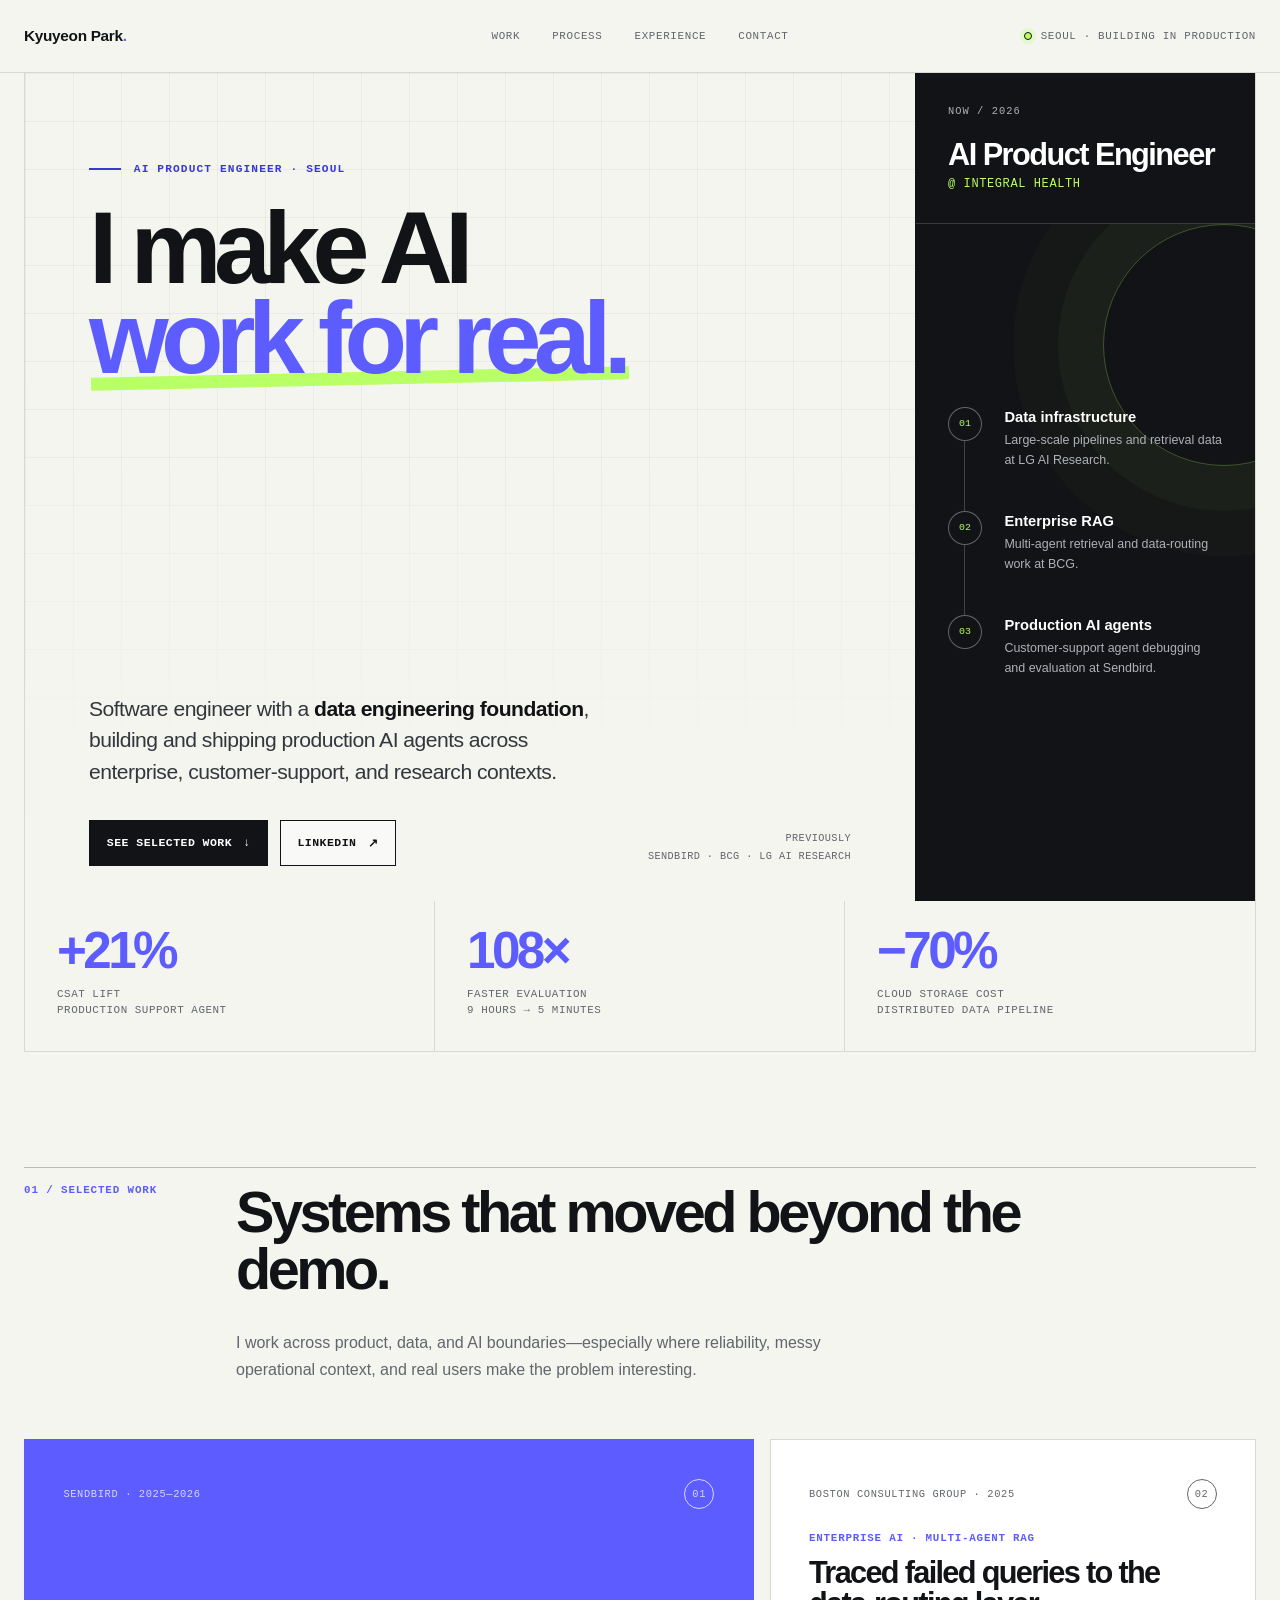
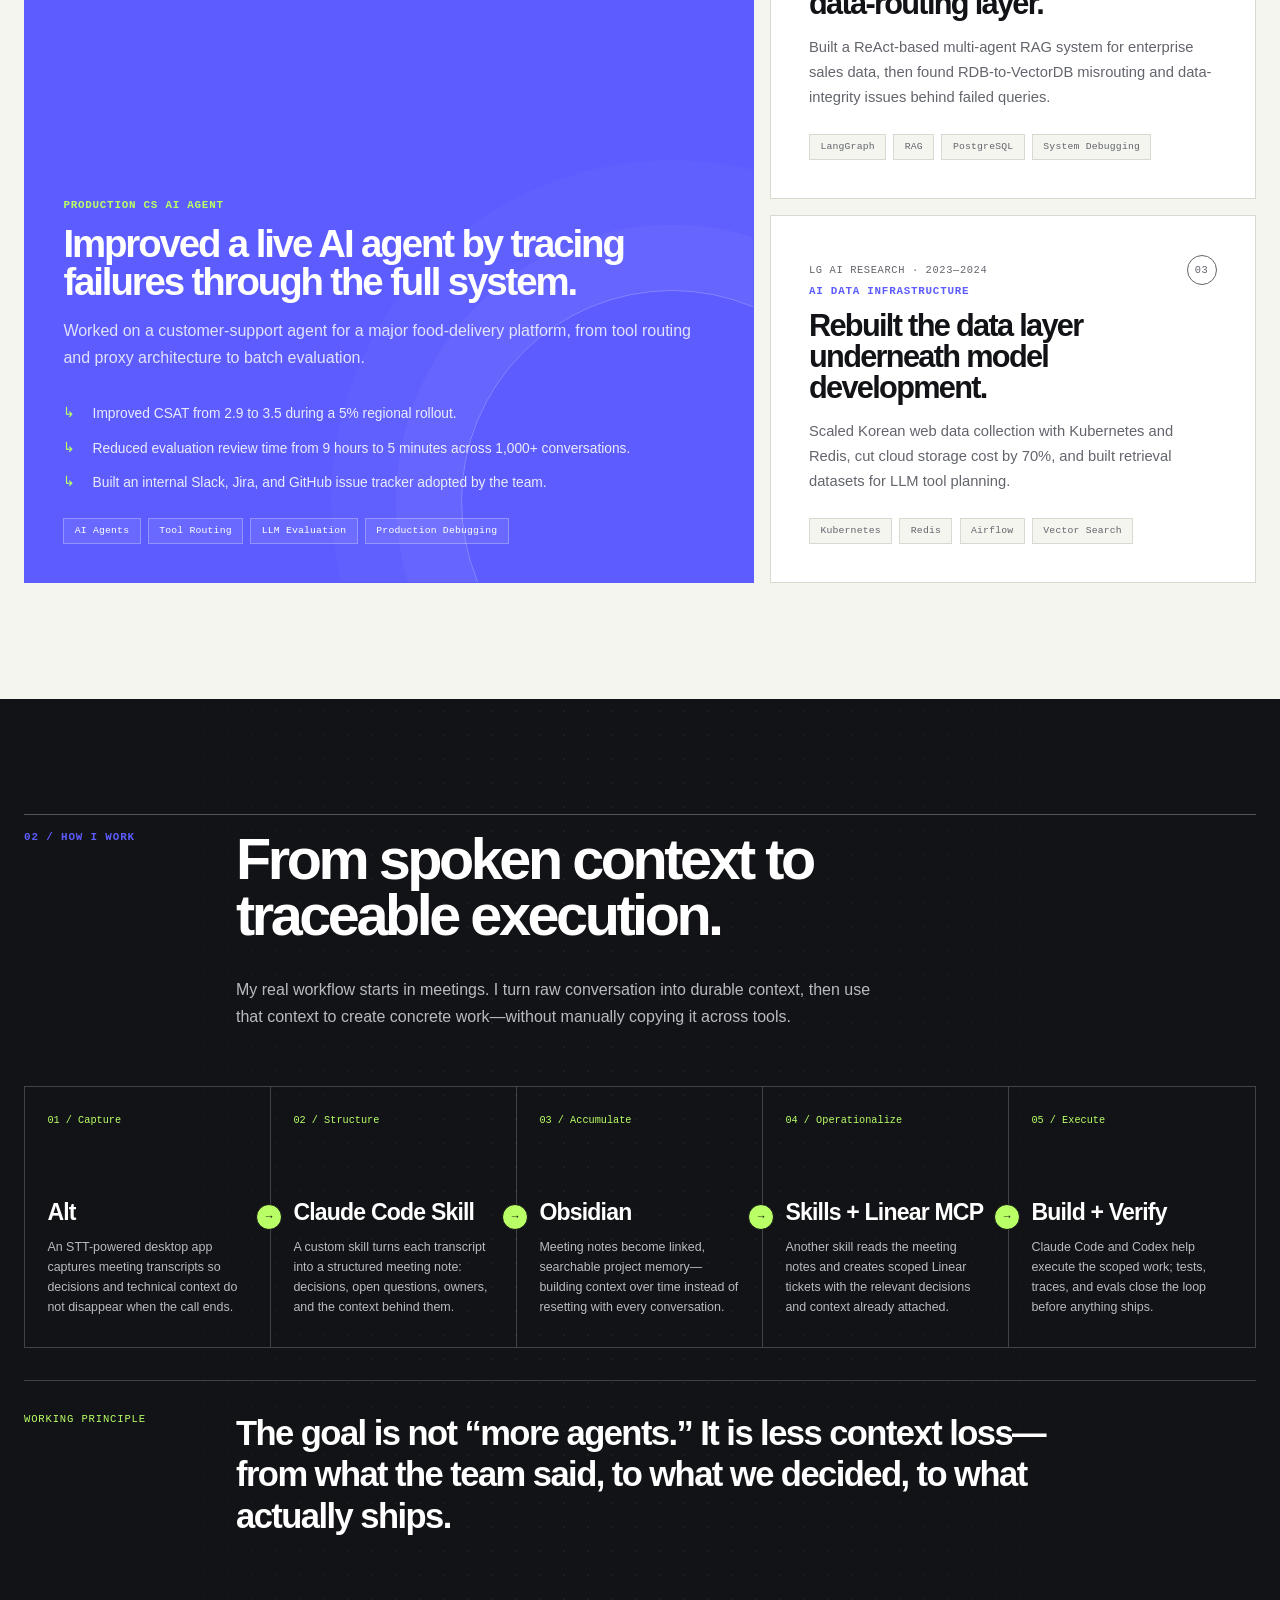
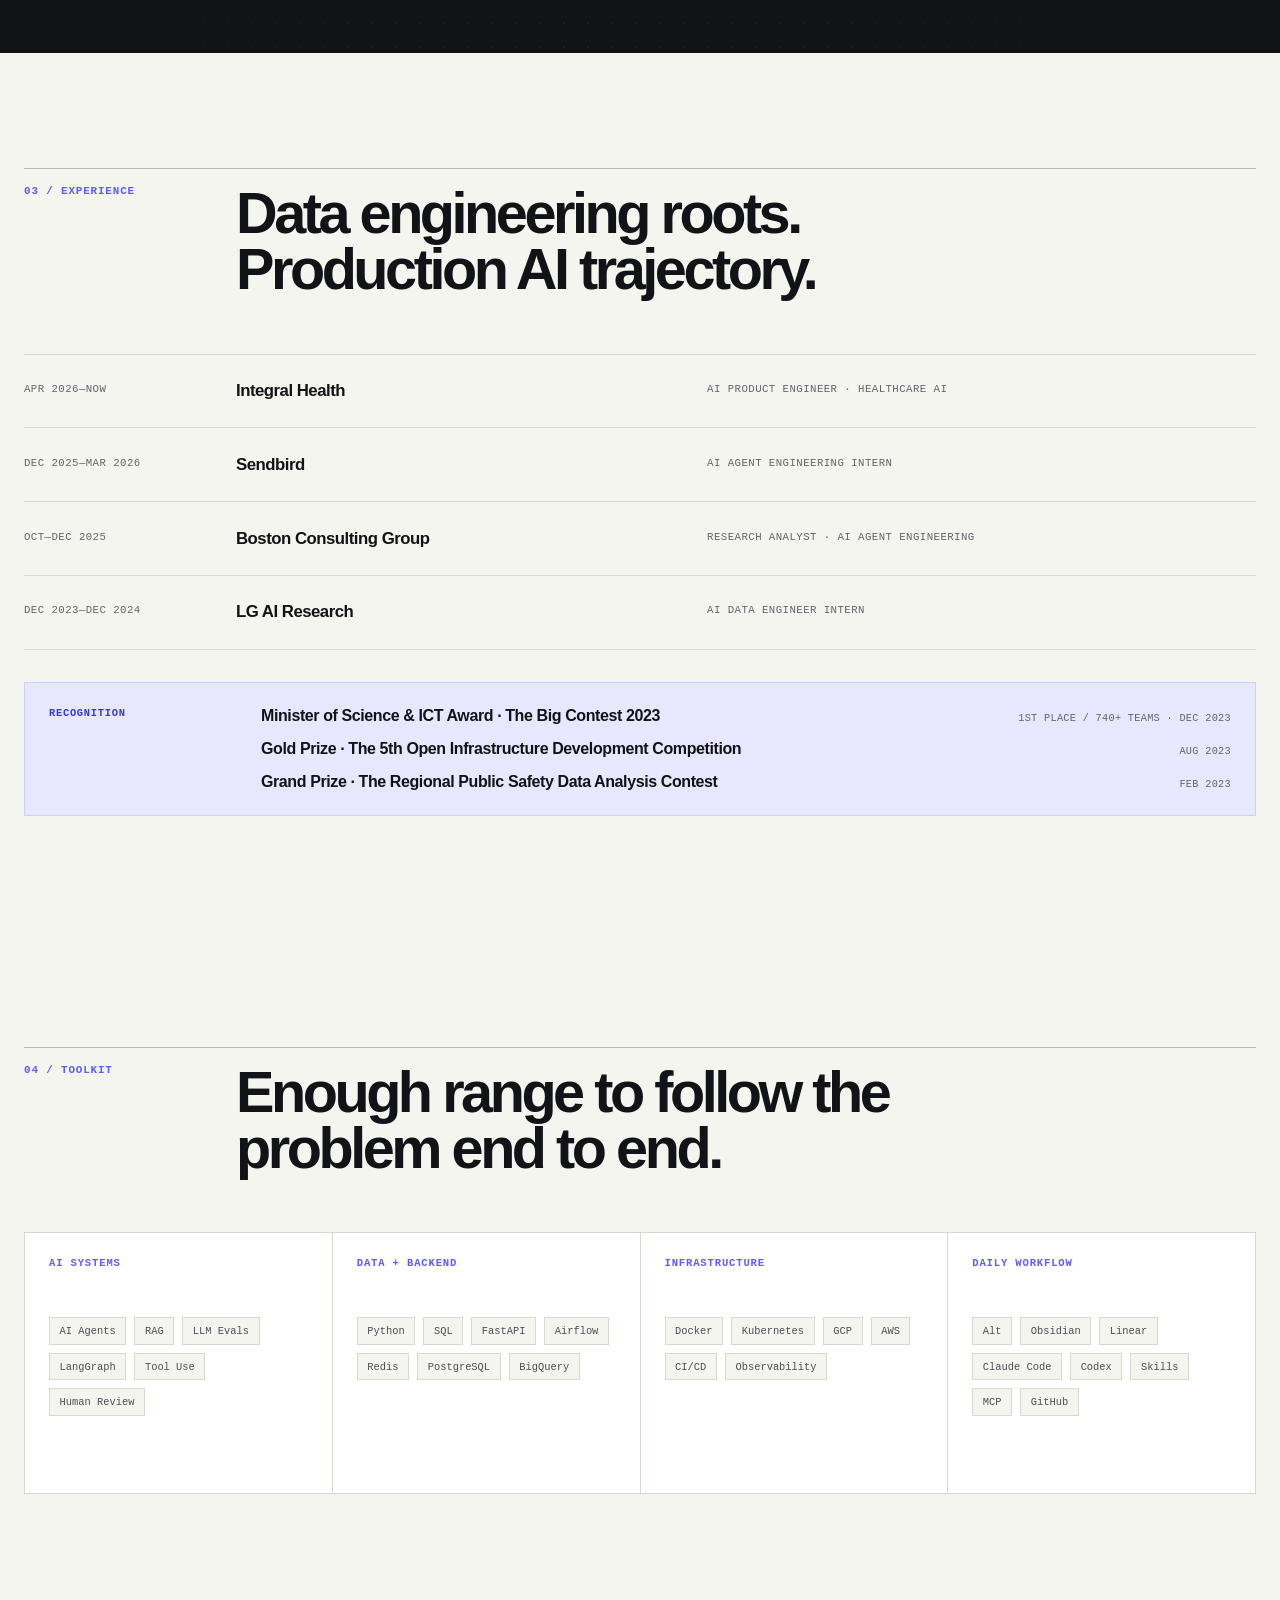
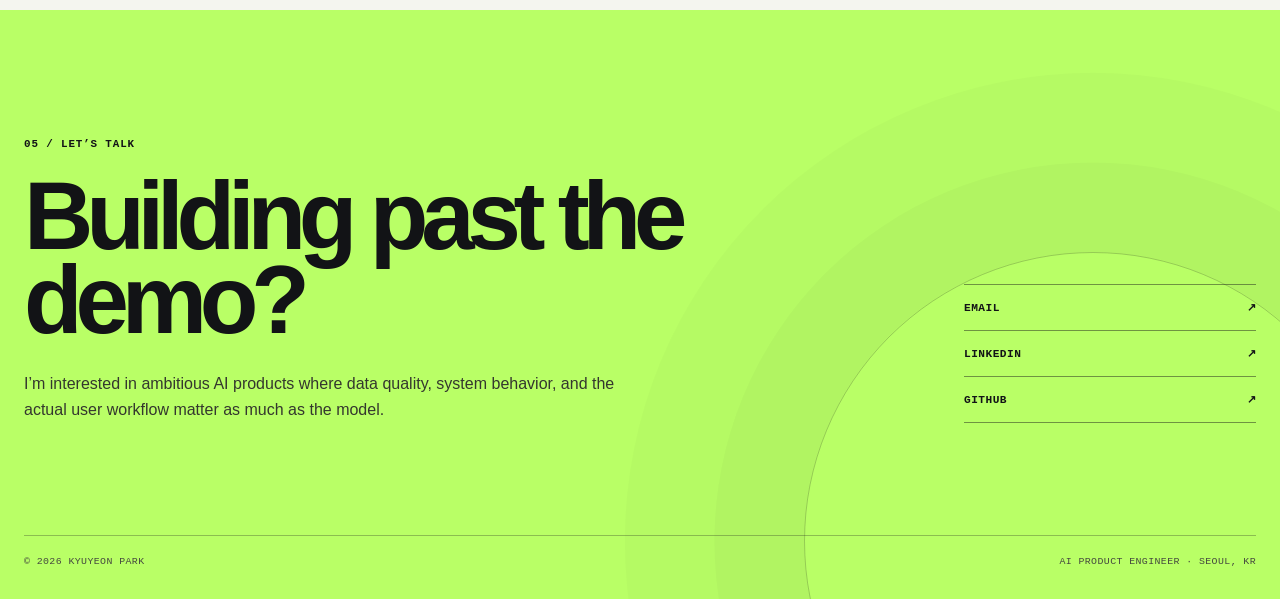
<file: index.html>
<!DOCTYPE html>
<html lang="en">
<head>
  <meta charset="UTF-8">
  <meta name="viewport" content="width=device-width, initial-scale=1.0">
  <meta name="description" content="Kyuyeon Park is an AI Product Engineer with a data engineering foundation, building reliable production AI agents and workflows.">
  <meta name="theme-color" content="#f4f5ef">
  <meta property="og:title" content="Kyuyeon Park — AI Product Engineer">
  <meta property="og:description" content="Data engineering foundation. Product instincts. Production AI.">
  <meta property="og:type" content="website">
  <title>Kyuyeon Park — AI Product Engineer</title>
  <link rel="stylesheet" href="styles.min.css">
  <script type="application/ld+json">
    {
      "@context": "https://schema.org",
      "@type": "Person",
      "name": "Kyuyeon Park",
      "alternateName": "Kyu",
      "jobTitle": "AI Product Engineer",
      "url": "https://github.com/noooey/noooey",
      "sameAs": [
        "https://www.linkedin.com/in/kyuyeonpark/",
        "https://github.com/noooey"
      ],
      "address": {
        "@type": "PostalAddress",
        "addressLocality": "Seoul",
        "addressCountry": "KR"
      }
    }
  </script>
</head>
<body>
  <a class="skip-link" href="#main">Skip to content</a>

  <header class="topbar">
    <nav class="nav shell" aria-label="Primary navigation">
      <a class="brand" href="#top" aria-label="Kyuyeon Park, home">Kyuyeon Park<span class="brand-mark">.</span></a>
      <div class="nav-links">
        <a href="#work">Work</a>
        <a href="#process">Process</a>
        <a href="#experience">Experience</a>
        <a href="#contact">Contact</a>
      </div>
      <div class="nav-status" role="status" aria-label="Current location and status">
        <span class="status-dot" aria-hidden="true"></span>
        <span>Seoul · Building in production</span>
      </div>
    </nav>
  </header>

  <main id="main">
    <section class="hero shell" id="top" aria-labelledby="hero-title">
      <div class="hero-main">
        <div>
          <p class="eyebrow">AI Product Engineer · Seoul</p>
          <h1 id="hero-title">
            I make AI<br>
            <span class="headline-accent">work for real.</span>
          </h1>
        </div>

        <div class="hero-bottom">
          <div>
            <p class="hero-copy">
              Software engineer with a <strong>data engineering foundation</strong>, building and shipping production AI agents across enterprise, customer-support, and research contexts.
            </p>
            <div class="cta-group">
              <a class="button button-primary" href="#work">See selected work <span aria-hidden="true">↓</span></a>
              <a class="button button-secondary" href="https://www.linkedin.com/in/kyuyeonpark/" target="_blank" rel="noreferrer">LinkedIn <span aria-hidden="true">↗</span></a>
            </div>
          </div>
          <p class="hero-past">
            Previously<br>
            Sendbird · BCG · LG AI Research
          </p>
        </div>
      </div>

      <aside class="hero-aside" aria-label="Current role and engineering approach">
        <div class="now-card">
          <p class="card-label">Now / 2026</p>
          <p class="now-role">AI Product Engineer</p>
          <p class="now-company">@ Integral Health</p>
        </div>

        <div class="system-map">
          <div class="map-step">
            <span class="map-node">01</span>
            <div>
              <p class="map-title">Data infrastructure</p>
              <p class="map-copy">Large-scale pipelines and retrieval data at LG AI Research.</p>
            </div>
          </div>
          <div class="map-step">
            <span class="map-node">02</span>
            <div>
              <p class="map-title">Enterprise RAG</p>
              <p class="map-copy">Multi-agent retrieval and data-routing work at BCG.</p>
            </div>
          </div>
          <div class="map-step">
            <span class="map-node">03</span>
            <div>
              <p class="map-title">Production AI agents</p>
              <p class="map-copy">Customer-support agent debugging and evaluation at Sendbird.</p>
            </div>
          </div>
        </div>
      </aside>
    </section>

    <section class="metric-strip shell" aria-label="Selected outcomes">
      <div class="metric">
        <p class="metric-value">+21%</p>
        <p class="metric-label">CSAT lift<br>Production support agent</p>
      </div>
      <div class="metric">
        <p class="metric-value">108×</p>
        <p class="metric-label">Faster evaluation<br>9 hours → 5 minutes</p>
      </div>
      <div class="metric">
        <p class="metric-value">−70%</p>
        <p class="metric-label">Cloud storage cost<br>Distributed data pipeline</p>
      </div>
    </section>

    <section class="section shell" id="work">
      <div class="section-heading reveal">
        <p class="section-index">01 / Selected work</p>
        <h2>Systems that moved beyond the demo.</h2>
        <p class="section-intro">I work across product, data, and AI boundaries—especially where reliability, messy operational context, and real users make the problem interesting.</p>
      </div>

      <div class="work-grid">
        <article class="work-card primary reveal">
          <div class="work-meta">
            <span>Sendbird · 2025—2026</span>
            <span class="work-number">01</span>
          </div>
          <div class="work-content">
            <p class="work-kicker">Production CS AI agent</p>
            <h3>Improved a live AI agent by tracing failures through the full system.</h3>
            <p class="work-description">Worked on a customer-support agent for a major food-delivery platform, from tool routing and proxy architecture to batch evaluation.</p>
            <ul class="work-points">
              <li>Improved CSAT from 2.9 to 3.5 during a 5% regional rollout.</li>
              <li>Reduced evaluation review time from 9 hours to 5 minutes across 1,000+ conversations.</li>
              <li>Built an internal Slack, Jira, and GitHub issue tracker adopted by the team.</li>
            </ul>
            <div class="tag-list">
              <span class="tag">AI Agents</span>
              <span class="tag">Tool Routing</span>
              <span class="tag">LLM Evaluation</span>
              <span class="tag">Production Debugging</span>
            </div>
          </div>
        </article>

        <article class="work-card reveal">
          <div class="work-meta">
            <span>Boston Consulting Group · 2025</span>
            <span class="work-number">02</span>
          </div>
          <div class="work-content">
            <p class="work-kicker">Enterprise AI · Multi-agent RAG</p>
            <h3>Traced failed queries to the data-routing layer.</h3>
            <p class="work-description">Built a ReAct-based multi-agent RAG system for enterprise sales data, then found RDB-to-VectorDB misrouting and data-integrity issues behind failed queries.</p>
            <div class="tag-list">
              <span class="tag">LangGraph</span>
              <span class="tag">RAG</span>
              <span class="tag">PostgreSQL</span>
              <span class="tag">System Debugging</span>
            </div>
          </div>
        </article>

        <article class="work-card reveal">
          <div class="work-meta">
            <span>LG AI Research · 2023—2024</span>
            <span class="work-number">03</span>
          </div>
          <div class="work-content">
            <p class="work-kicker">AI data infrastructure</p>
            <h3>Rebuilt the data layer underneath model development.</h3>
            <p class="work-description">Scaled Korean web data collection with Kubernetes and Redis, cut cloud storage cost by 70%, and built retrieval datasets for LLM tool planning.</p>
            <div class="tag-list">
              <span class="tag">Kubernetes</span>
              <span class="tag">Redis</span>
              <span class="tag">Airflow</span>
              <span class="tag">Vector Search</span>
            </div>
          </div>
        </article>

      </div>
    </section>

    <section class="section process-section" id="process">
      <div class="shell">
        <div class="section-heading reveal">
          <p class="section-index">02 / How I work</p>
          <h2>From spoken context to traceable execution.</h2>
          <p class="section-intro">My real workflow starts in meetings. I turn raw conversation into durable context, then use that context to create concrete work—without manually copying it across tools.</p>
        </div>

        <ol class="process-flow reveal" aria-label="Working process">
          <li class="process-step">
            <span class="process-num">01 / Capture</span>
            <h3 class="process-tool">Alt</h3>
            <p class="process-copy">An STT-powered desktop app captures meeting transcripts so decisions and technical context do not disappear when the call ends.</p>
          </li>
          <li class="process-step">
            <span class="process-num">02 / Structure</span>
            <h3 class="process-tool">Claude Code Skill</h3>
            <p class="process-copy">A custom skill turns each transcript into a structured meeting note: decisions, open questions, owners, and the context behind them.</p>
          </li>
          <li class="process-step">
            <span class="process-num">03 / Accumulate</span>
            <h3 class="process-tool">Obsidian</h3>
            <p class="process-copy">Meeting notes become linked, searchable project memory—building context over time instead of resetting with every conversation.</p>
          </li>
          <li class="process-step">
            <span class="process-num">04 / Operationalize</span>
            <h3 class="process-tool">Skills + Linear MCP</h3>
            <p class="process-copy">Another skill reads the meeting notes and creates scoped Linear tickets with the relevant decisions and context already attached.</p>
          </li>
          <li class="process-step">
            <span class="process-num">05 / Execute</span>
            <h3 class="process-tool">Build + Verify</h3>
            <p class="process-copy">Claude Code and Codex help execute the scoped work; tests, traces, and evals close the loop before anything ships.</p>
          </li>
        </ol>

        <div class="principle reveal">
          <p class="principle-label">Working principle</p>
          <p class="principle-copy">The goal is not “more agents.” It is less context loss—from what the team said, to what we decided, to what actually ships.</p>
        </div>
      </div>
    </section>

    <section class="section shell" id="experience">
      <div class="section-heading reveal">
        <p class="section-index">03 / Experience</p>
        <h2>Data engineering roots. Production AI trajectory.</h2>
      </div>

      <ul class="timeline reveal" aria-label="Career timeline">
        <li class="timeline-row">
          <p class="timeline-date">Apr 2026—Now</p>
          <p class="timeline-company">Integral Health</p>
          <p class="timeline-role">AI Product Engineer · Healthcare AI</p>
        </li>
        <li class="timeline-row">
          <p class="timeline-date">Dec 2025—Mar 2026</p>
          <p class="timeline-company">Sendbird</p>
          <p class="timeline-role">AI Agent Engineering Intern</p>
        </li>
        <li class="timeline-row">
          <p class="timeline-date">Oct—Dec 2025</p>
          <p class="timeline-company">Boston Consulting Group</p>
          <p class="timeline-role">Research Analyst · AI Agent Engineering</p>
        </li>
        <li class="timeline-row">
          <p class="timeline-date">Dec 2023—Dec 2024</p>
          <p class="timeline-company">LG AI Research</p>
          <p class="timeline-role">AI Data Engineer Intern</p>
        </li>
      </ul>

      <div class="recognition reveal">
        <p class="recognition-label">Recognition</p>
        <div class="recognition-list">
          <div class="recognition-item">
            <p class="recognition-title">Minister of Science &amp; ICT Award · The Big Contest 2023</p>
            <p class="recognition-detail">1st place / 740+ teams · Dec 2023</p>
          </div>
          <div class="recognition-item">
            <p class="recognition-title">Gold Prize · The 5th Open Infrastructure Development Competition</p>
            <p class="recognition-detail">Aug 2023</p>
          </div>
          <div class="recognition-item">
            <p class="recognition-title">Grand Prize · The Regional Public Safety Data Analysis Contest</p>
            <p class="recognition-detail">Feb 2023</p>
          </div>
        </div>
      </div>
    </section>

    <section class="section shell" id="toolkit">
      <div class="section-heading reveal">
        <p class="section-index">04 / Toolkit</p>
        <h2>Enough range to follow the problem end to end.</h2>
      </div>

      <div class="toolkit-grid reveal">
        <article class="toolkit-card">
          <h3 class="toolkit-label">AI systems</h3>
          <ul class="toolkit-list">
            <li>AI Agents</li>
            <li>RAG</li>
            <li>LLM Evals</li>
            <li>LangGraph</li>
            <li>Tool Use</li>
            <li>Human Review</li>
          </ul>
        </article>
        <article class="toolkit-card">
          <h3 class="toolkit-label">Data + backend</h3>
          <ul class="toolkit-list">
            <li>Python</li>
            <li>SQL</li>
            <li>FastAPI</li>
            <li>Airflow</li>
            <li>Redis</li>
            <li>PostgreSQL</li>
            <li>BigQuery</li>
          </ul>
        </article>
        <article class="toolkit-card">
          <h3 class="toolkit-label">Infrastructure</h3>
          <ul class="toolkit-list">
            <li>Docker</li>
            <li>Kubernetes</li>
            <li>GCP</li>
            <li>AWS</li>
            <li>CI/CD</li>
            <li>Observability</li>
          </ul>
        </article>
        <article class="toolkit-card">
          <h3 class="toolkit-label">Daily workflow</h3>
          <ul class="toolkit-list">
            <li>Alt</li>
            <li>Obsidian</li>
            <li>Linear</li>
            <li>Claude Code</li>
            <li>Codex</li>
            <li>Skills</li>
            <li>MCP</li>
            <li>GitHub</li>
          </ul>
        </article>
      </div>
    </section>
  </main>

  <footer class="contact" id="contact">
    <div class="shell">
      <div class="contact-grid">
        <div>
          <p class="contact-kicker">05 / Let’s talk</p>
          <h2>Building past the demo?</h2>
          <p class="contact-copy">I’m interested in ambitious AI products where data quality, system behavior, and the actual user workflow matter as much as the model.</p>
        </div>
        <div class="contact-links">
          <a class="contact-link" href="mailto:qkrrbdus1859@gmail.com">
            <span>Email</span><span aria-hidden="true">↗</span>
          </a>
          <a class="contact-link" href="https://www.linkedin.com/in/kyuyeonpark/" target="_blank" rel="noreferrer">
            <span>LinkedIn</span><span aria-hidden="true">↗</span>
          </a>
          <a class="contact-link" href="https://github.com/noooey" target="_blank" rel="noreferrer">
            <span>GitHub</span><span aria-hidden="true">↗</span>
          </a>
        </div>
      </div>
      <div class="footer">
        <span>© <span id="year">2026</span> Kyuyeon Park</span>
        <span>AI Product Engineer · Seoul, KR</span>
      </div>
    </div>
  </footer>

  <script>
    document.getElementById("year").textContent = new Date().getFullYear();
  </script>
</body>
</html>
</file>
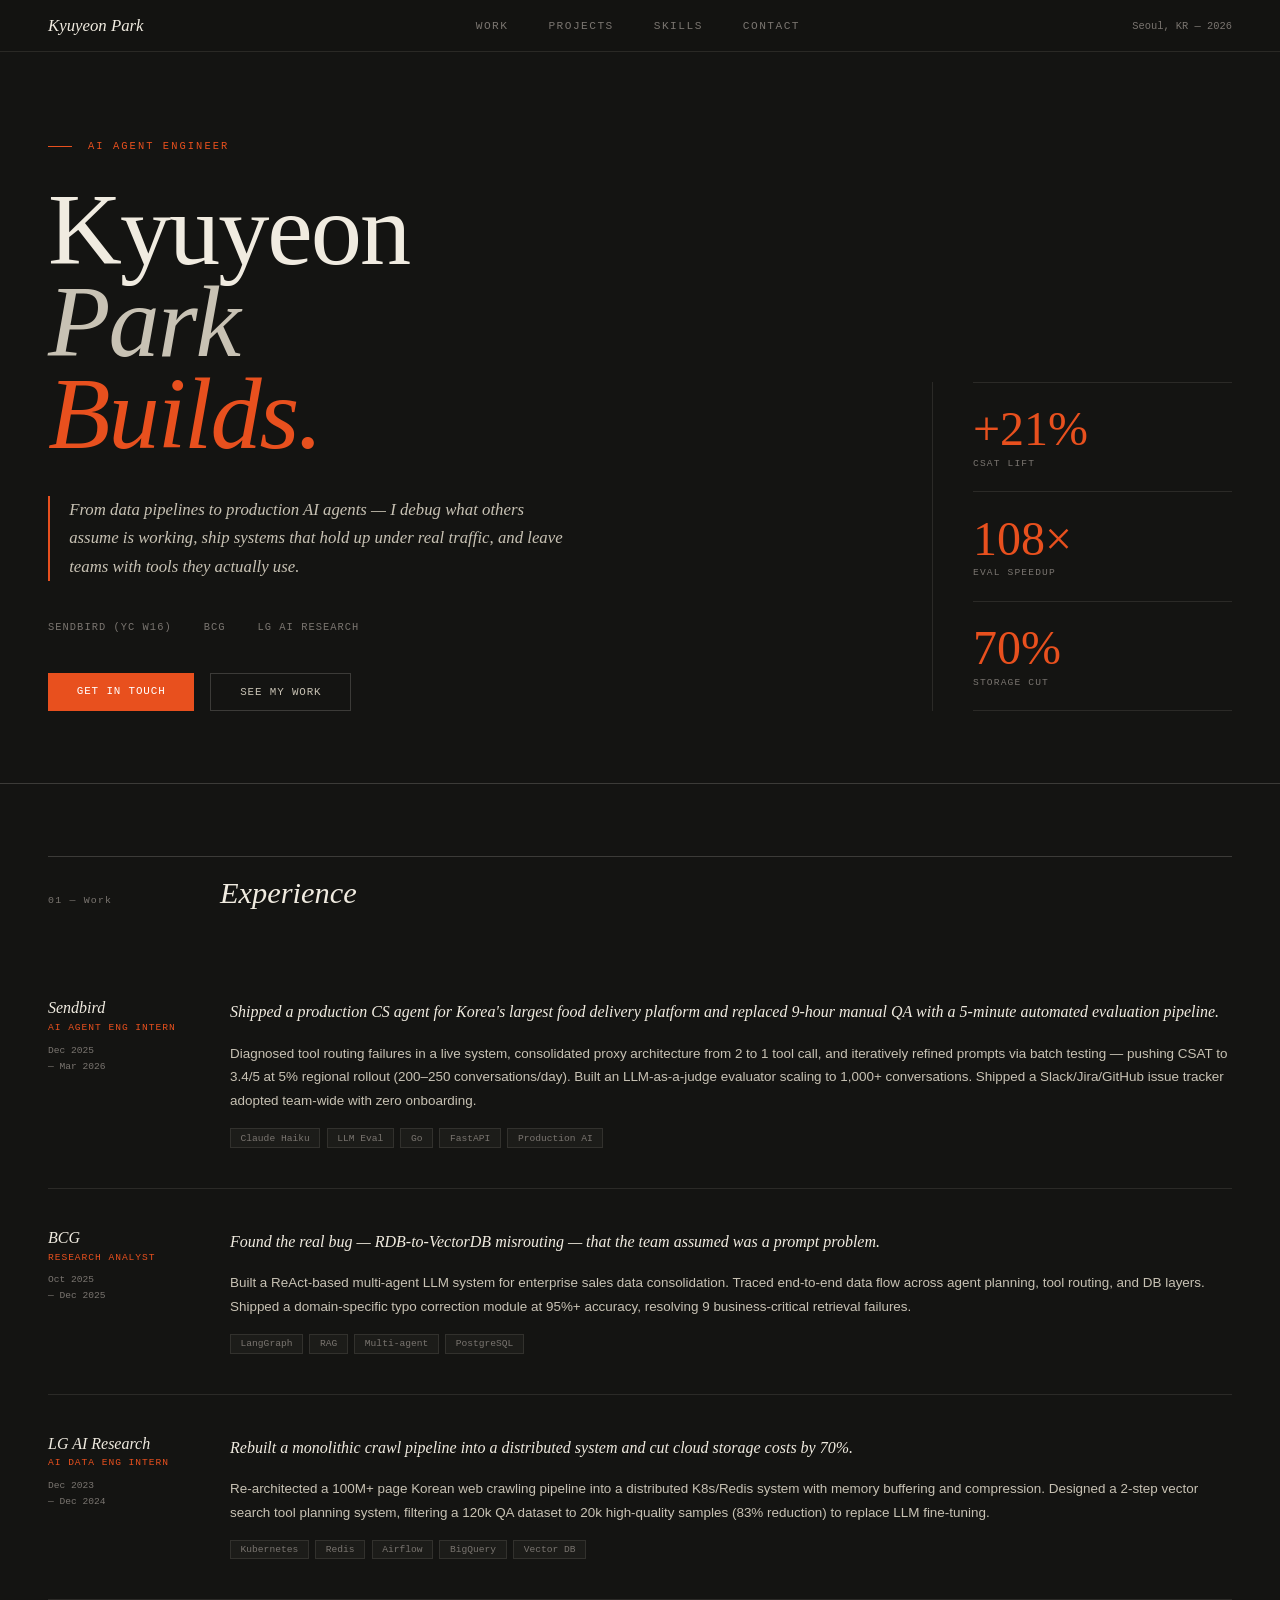
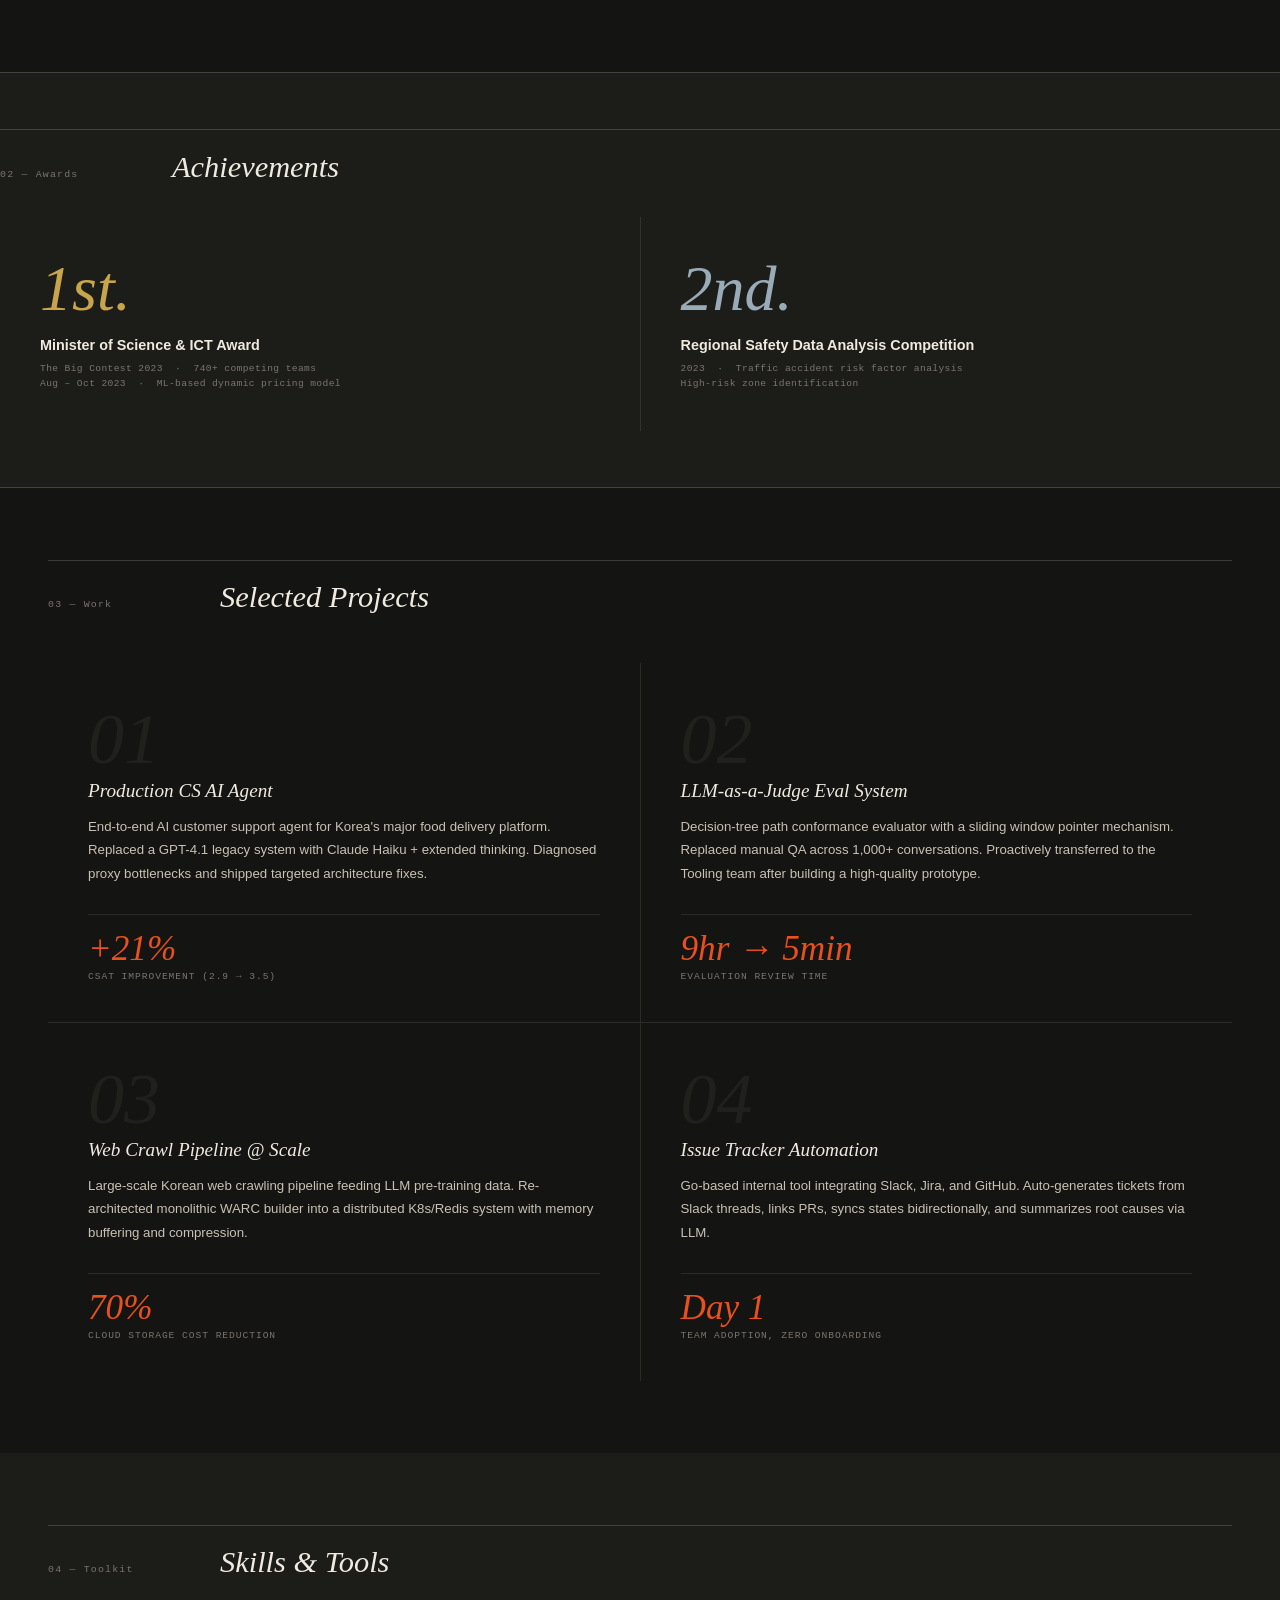
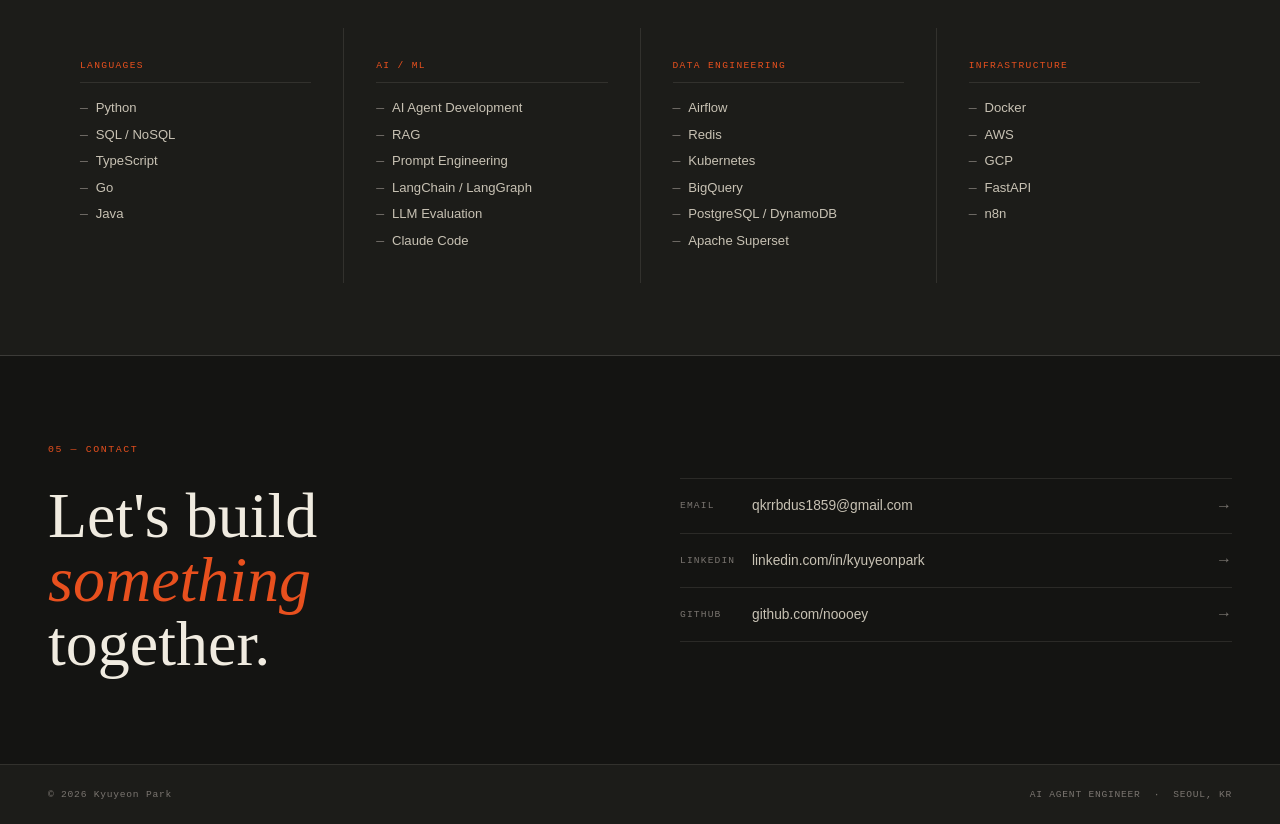
<file: resume/kyuyeon_portfolio.html>
<!DOCTYPE html>
<html lang="en">
<head>
<meta charset="UTF-8">
<meta name="viewport" content="width=device-width, initial-scale=1.0">
<title>Kyuyeon Park — AI Agent Engineer</title>
<style>
*{margin:0;padding:0;box-sizing:border-box}
:root{
  --bg:#141412;
  --bg2:#1C1C19;
  --bg3:#242420;
  --cream:#F0EBE0;
  --cream2:#C8C2B4;
  --cream3:#7A7570;
  --red:#E8501E;
  --gold:#C8A44A;
  --border:rgba(240,235,224,0.1);
  --border2:rgba(240,235,224,0.18);
  --serif:Georgia,'Times New Roman',Times,serif;
  --sans:'Helvetica Neue',Helvetica,Arial,sans-serif;
  --mono:'Courier New',Courier,monospace;
}
html{scroll-behavior:smooth}
body{background:var(--bg);color:var(--cream);font-family:var(--sans);overflow-x:hidden}

/* NAV */
nav{
  position:sticky;top:0;z-index:100;
  padding:0 3rem;height:52px;
  display:flex;justify-content:space-between;align-items:center;
  border-bottom:1px solid var(--border);
  background:rgba(20,20,18,0.94);
  backdrop-filter:blur(10px);
}
.nav-logo{font-family:var(--serif);font-size:1.05rem;font-style:italic;text-decoration:none;color:var(--cream)}
.nav-links{display:flex;gap:2.5rem}
.nav-links a{color:var(--cream3);text-decoration:none;font-size:0.7rem;letter-spacing:0.13em;text-transform:uppercase;transition:color 0.15s;font-family:var(--mono)}
.nav-links a:hover{color:var(--cream)}
.nav-meta{font-family:var(--mono);font-size:0.65rem;color:var(--cream3)}

/* HERO */
.hero{
  padding:5.5rem 3rem 4.5rem;
  border-bottom:1px solid var(--border2);
  display:grid;
  grid-template-columns:1fr 300px;
  gap:5rem;
  align-items:end;
}
.hero-kicker{
  font-family:var(--mono);font-size:0.65rem;
  color:var(--red);letter-spacing:0.2em;text-transform:uppercase;
  margin-bottom:2rem;display:flex;align-items:center;gap:1rem;
}
.hero-kicker::before{content:'';width:24px;height:1px;background:var(--red)}
h1.hero-title{
  font-family:var(--serif);font-weight:400;
  font-size:clamp(3.8rem,8vw,7rem);
  line-height:0.9;letter-spacing:-0.02em;
  margin-bottom:2.2rem;color:var(--cream);
}
h1.hero-title em{font-style:italic;color:var(--cream2)}
h1.hero-title .accent{color:var(--red);font-style:italic}
.hero-deck{
  font-family:var(--serif);font-size:1.05rem;font-style:italic;
  line-height:1.7;color:var(--cream2);margin-bottom:2.5rem;
  border-left:2px solid var(--red);padding-left:1.2rem;
  max-width:520px;
}
.hero-byline{
  font-family:var(--mono);font-size:0.65rem;color:var(--cream3);
  letter-spacing:0.1em;text-transform:uppercase;
  display:flex;gap:2rem;margin-bottom:2.5rem;
}
.hero-cta{display:flex;gap:1rem;flex-wrap:wrap}
.btn{
  padding:0.75rem 1.8rem;
  font-family:var(--mono);font-size:0.68rem;
  text-decoration:none;letter-spacing:0.08em;text-transform:uppercase;
  transition:all 0.15s;cursor:pointer;border:none;display:inline-block;
}
.btn-primary{background:var(--red);color:#fff}
.btn-primary:hover{background:#CC4418}
.btn-outline{border:1px solid var(--border2);color:var(--cream2);background:transparent}
.btn-outline:hover{border-color:var(--cream);color:var(--cream);background:rgba(240,235,224,0.04)}

.hero-sidebar{border-left:1px solid var(--border);padding-left:2.5rem}
.stat-row{padding:1.4rem 0;border-bottom:1px solid var(--border)}
.stat-row:first-child{border-top:1px solid var(--border)}
.stat-num{
  font-family:var(--serif);font-size:3rem;font-style:italic;font-weight:400;
  line-height:1;color:var(--cream);margin-bottom:0.3rem;
}
.stat-num em{color:var(--red);font-style:normal}
.stat-label{font-family:var(--mono);font-size:0.6rem;color:var(--cream3);letter-spacing:0.12em;text-transform:uppercase}

/* SECTIONS */
.section{padding:4.5rem 3rem}
.section-header{
  display:grid;grid-template-columns:140px 1fr;
  gap:2rem;align-items:baseline;
  border-top:1px solid var(--border2);padding-top:1.2rem;margin-bottom:3rem;
}
.section-num{font-family:var(--mono);font-size:0.62rem;color:var(--cream3);letter-spacing:0.12em}
.section-title{font-family:var(--serif);font-size:1.9rem;font-style:italic;font-weight:400;color:var(--cream)}

/* EXPERIENCE */
.exp-item{
  display:grid;grid-template-columns:150px 1fr;
  gap:2rem;padding:2.5rem 0;border-bottom:1px solid var(--border);
}
.exp-company{font-family:var(--serif);font-size:1rem;font-style:italic;color:var(--cream);margin-bottom:0.3rem}
.exp-role{font-family:var(--mono);font-size:0.6rem;color:var(--red);text-transform:uppercase;letter-spacing:0.1em;margin-bottom:0.6rem}
.exp-period{font-family:var(--mono);font-size:0.6rem;color:var(--cream3);line-height:1.7}
.exp-lead{font-family:var(--serif);font-size:1rem;font-style:italic;line-height:1.65;color:var(--cream);margin-bottom:1rem}
.exp-detail{font-size:0.84rem;line-height:1.75;color:var(--cream2)}
.exp-tags{display:flex;flex-wrap:wrap;gap:0.4rem;margin-top:1rem}
.tag{padding:0.2rem 0.6rem;border:1px solid var(--border);font-family:var(--mono);font-size:0.6rem;color:var(--cream3);background:var(--bg2)}

/* ACHIEVEMENTS */
.ach-band{background:var(--bg2);margin:0 -3rem;padding:3.5rem 3rem;border-top:1px solid var(--border2);border-bottom:1px solid var(--border2)}
.ach-grid{display:grid;grid-template-columns:1fr 1fr;gap:1px;background:var(--border);margin-top:2rem}
.ach-card{background:var(--bg2);padding:2.5rem;transition:background 0.2s}
.ach-card:hover{background:var(--bg3)}
.ach-rank{font-family:var(--serif);font-size:4rem;font-style:italic;font-weight:400;line-height:1;margin-bottom:1rem}
.ach-rank.gold{color:var(--gold)}
.ach-rank.silver{color:#9AABB8}
.ach-title-text{font-size:0.9rem;font-weight:600;color:var(--cream);margin-bottom:0.5rem;font-family:var(--sans)}
.ach-sub{font-family:var(--mono);font-size:0.6rem;color:var(--cream3);letter-spacing:0.04em;line-height:1.6}

/* PROJECTS */
.projects-grid{display:grid;grid-template-columns:repeat(2,1fr);gap:1px;background:var(--border)}
.project-card{background:var(--bg);padding:2.5rem;transition:background 0.2s;position:relative;overflow:hidden}
.project-card::after{content:'';position:absolute;top:0;left:0;width:2px;height:100%;background:var(--red);transform:scaleY(0);transform-origin:top;transition:transform 0.3s}
.project-card:hover{background:var(--bg2)}
.project-card:hover::after{transform:scaleY(1)}
.project-index{font-family:var(--serif);font-size:4.5rem;font-style:italic;color:rgba(240,235,224,0.06);line-height:1;margin-bottom:0.3rem}
.project-title{font-family:var(--serif);font-size:1.2rem;font-style:italic;color:var(--cream);margin-bottom:0.8rem}
.project-desc{font-size:0.83rem;line-height:1.75;color:var(--cream2)}
.project-metric-wrap{margin-top:1.8rem;border-top:1px solid var(--border);padding-top:1rem}
.project-metric{font-family:var(--serif);font-size:2.2rem;font-style:italic;color:var(--red);line-height:1}
.project-metric-label{font-family:var(--mono);font-size:0.6rem;color:var(--cream3);text-transform:uppercase;letter-spacing:0.1em;margin-top:0.3rem}

/* SKILLS */
.skills-section{background:var(--bg2)}
.skills-grid{display:grid;grid-template-columns:repeat(4,1fr);gap:1px;background:var(--border)}
.skill-block{background:var(--bg2);padding:2rem}
.skill-cat{font-family:var(--mono);font-size:0.6rem;color:var(--red);text-transform:uppercase;letter-spacing:0.14em;margin-bottom:1rem;padding-bottom:0.7rem;border-bottom:1px solid var(--border)}
.skill-list{list-style:none;display:flex;flex-direction:column;gap:0.45rem}
.skill-list li{font-size:0.82rem;color:var(--cream2);line-height:1.4}
.skill-list li::before{content:'— ';color:var(--cream3);font-family:var(--mono)}

/* CONTACT */
.contact-section{
  padding:5.5rem 3rem;
  display:grid;grid-template-columns:1fr 1fr;gap:5rem;align-items:center;
  border-top:1px solid var(--border2);
}
.contact-headline{font-family:var(--serif);font-size:clamp(2.4rem,5vw,4.2rem);font-weight:400;line-height:1.0}
.contact-headline em{font-style:italic;color:var(--red)}
.contact-links{display:flex;flex-direction:column}
.contact-link{
  display:flex;align-items:center;gap:1rem;padding:1.1rem 0;
  border-bottom:1px solid var(--border);text-decoration:none;color:var(--cream);
  transition:padding-left 0.2s;
}
.contact-link:first-child{border-top:1px solid var(--border)}
.contact-link:hover{padding-left:0.8rem;color:var(--red)}
.contact-link-label{font-family:var(--mono);font-size:0.6rem;color:var(--cream3);text-transform:uppercase;letter-spacing:0.12em;width:56px;flex-shrink:0}
.contact-link-value{font-size:0.86rem;color:var(--cream2)}
.contact-arrow{margin-left:auto;color:var(--cream3);transition:color 0.15s}
.contact-link:hover .contact-arrow{color:var(--red)}

/* FOOTER */
footer{
  padding:1.5rem 3rem;border-top:1px solid var(--border);
  display:flex;justify-content:space-between;align-items:center;
  background:var(--bg2);
}
.footer-copy{font-family:var(--mono);font-size:0.6rem;color:var(--cream3);letter-spacing:0.08em}

/* RESPONSIVE */
@media(max-width:900px){
  .hero{grid-template-columns:1fr;gap:2.5rem}
  .hero-sidebar{border-left:none;border-top:1px solid var(--border);padding-left:0;padding-top:1.5rem;display:grid;grid-template-columns:repeat(3,1fr)}
  .stat-row{border:none;border-right:1px solid var(--border);padding:0 1.5rem 0 0}
  .stat-row:last-child{border-right:none}
  .skills-grid{grid-template-columns:repeat(2,1fr)}
  .projects-grid{grid-template-columns:1fr}
  .contact-section{grid-template-columns:1fr;gap:2.5rem}
  .ach-grid{grid-template-columns:1fr}
  nav{padding:0 1.5rem}
  .section{padding:3rem 1.5rem}
  .hero{padding:3.5rem 1.5rem 3rem}
  .ach-band{margin:0 -1.5rem;padding:2.5rem 1.5rem}
  footer{padding:1.5rem}
}
@media(max-width:580px){
  .exp-item{grid-template-columns:1fr;gap:0.5rem}
  .section-header{grid-template-columns:1fr;gap:0.3rem}
  .skills-grid{grid-template-columns:1fr}
  .hero-sidebar{grid-template-columns:1fr}
  .stat-row{border-right:none;border-bottom:1px solid var(--border);padding:1rem 0}
  .stat-row:first-child{border-top:1px solid var(--border)}
  .nav-meta{display:none}
}
</style>
</head>
<body>

<nav>
  <a href="#" class="nav-logo">Kyuyeon Park</a>
  <div class="nav-links">
    <a href="#experience">Work</a>
    <a href="#projects">Projects</a>
    <a href="#skills">Skills</a>
    <a href="#contact">Contact</a>
  </div>
  <div class="nav-meta">Seoul, KR &mdash; 2026</div>
</nav>

<section class="hero">
  <div>
    <div class="hero-kicker">AI Agent Engineer</div>
    <h1 class="hero-title">
      Kyuyeon<br>
      <em>Park</em><br>
      <span class="accent">Builds.</span>
    </h1>
    <p class="hero-deck">
      From data pipelines to production AI agents &mdash; I debug what others assume is working, ship systems that hold up under real traffic, and leave teams with tools they actually use.
    </p>
    <div class="hero-byline">
      <span>Sendbird (YC W16)</span>
      <span>BCG</span>
      <span>LG AI Research</span>
    </div>
    <div class="hero-cta">
      <a href="#contact" class="btn btn-primary">Get in touch</a>
      <a href="#experience" class="btn btn-outline">See my work</a>
    </div>
  </div>
  <div class="hero-sidebar">
    <div class="stat-row">
      <div class="stat-num"><em>+21%</em></div>
      <div class="stat-label">CSAT lift</div>
    </div>
    <div class="stat-row">
      <div class="stat-num"><em>108&times;</em></div>
      <div class="stat-label">Eval speedup</div>
    </div>
    <div class="stat-row">
      <div class="stat-num"><em>70%</em></div>
      <div class="stat-label">Storage cut</div>
    </div>
  </div>
</section>

<section class="section" id="experience">
  <div class="section-header">
    <div class="section-num">01 &mdash; Work</div>
    <div class="section-title">Experience</div>
  </div>

  <div class="exp-item">
    <div>
      <div class="exp-company">Sendbird</div>
      <div class="exp-role">AI Agent Eng Intern</div>
      <div class="exp-period">Dec 2025<br>&mdash; Mar 2026</div>
    </div>
    <div>
      <p class="exp-lead">Shipped a production CS agent for Korea's largest food delivery platform and replaced 9-hour manual QA with a 5-minute automated evaluation pipeline.</p>
      <p class="exp-detail">Diagnosed tool routing failures in a live system, consolidated proxy architecture from 2 to 1 tool call, and iteratively refined prompts via batch testing &mdash; pushing CSAT to 3.4/5 at 5% regional rollout (200&ndash;250 conversations/day). Built an LLM-as-a-judge evaluator scaling to 1,000+ conversations. Shipped a Slack/Jira/GitHub issue tracker adopted team-wide with zero onboarding.</p>
      <div class="exp-tags">
        <span class="tag">Claude Haiku</span><span class="tag">LLM Eval</span><span class="tag">Go</span><span class="tag">FastAPI</span><span class="tag">Production AI</span>
      </div>
    </div>
  </div>

  <div class="exp-item">
    <div>
      <div class="exp-company">BCG</div>
      <div class="exp-role">Research Analyst</div>
      <div class="exp-period">Oct 2025<br>&mdash; Dec 2025</div>
    </div>
    <div>
      <p class="exp-lead">Found the real bug &mdash; RDB-to-VectorDB misrouting &mdash; that the team assumed was a prompt problem.</p>
      <p class="exp-detail">Built a ReAct-based multi-agent LLM system for enterprise sales data consolidation. Traced end-to-end data flow across agent planning, tool routing, and DB layers. Shipped a domain-specific typo correction module at 95%+ accuracy, resolving 9 business-critical retrieval failures.</p>
      <div class="exp-tags">
        <span class="tag">LangGraph</span><span class="tag">RAG</span><span class="tag">Multi-agent</span><span class="tag">PostgreSQL</span>
      </div>
    </div>
  </div>

  <div class="exp-item">
    <div>
      <div class="exp-company">LG AI Research</div>
      <div class="exp-role">AI Data Eng Intern</div>
      <div class="exp-period">Dec 2023<br>&mdash; Dec 2024</div>
    </div>
    <div>
      <p class="exp-lead">Rebuilt a monolithic crawl pipeline into a distributed system and cut cloud storage costs by 70%.</p>
      <p class="exp-detail">Re-architected a 100M+ page Korean web crawling pipeline into a distributed K8s/Redis system with memory buffering and compression. Designed a 2-step vector search tool planning system, filtering a 120k QA dataset to 20k high-quality samples (83% reduction) to replace LLM fine-tuning.</p>
      <div class="exp-tags">
        <span class="tag">Kubernetes</span><span class="tag">Redis</span><span class="tag">Airflow</span><span class="tag">BigQuery</span><span class="tag">Vector DB</span>
      </div>
    </div>
  </div>
</section>

<div class="ach-band" id="achievements">
  <div class="section-header" style="margin-bottom:0">
    <div class="section-num">02 &mdash; Awards</div>
    <div class="section-title">Achievements</div>
  </div>
  <div class="ach-grid">
    <div class="ach-card">
      <div class="ach-rank gold">1st.</div>
      <div class="ach-title-text">Minister of Science &amp; ICT Award</div>
      <div class="ach-sub">The Big Contest 2023 &nbsp;&middot;&nbsp; 740+ competing teams<br>Aug &ndash; Oct 2023 &nbsp;&middot;&nbsp; ML-based dynamic pricing model</div>
    </div>
    <div class="ach-card">
      <div class="ach-rank silver">2nd.</div>
      <div class="ach-title-text">Regional Safety Data Analysis Competition</div>
      <div class="ach-sub">2023 &nbsp;&middot;&nbsp; Traffic accident risk factor analysis<br>High-risk zone identification</div>
    </div>
  </div>
</div>

<section class="section" id="projects">
  <div class="section-header">
    <div class="section-num">03 &mdash; Work</div>
    <div class="section-title">Selected Projects</div>
  </div>
  <div class="projects-grid">
    <div class="project-card">
      <div class="project-index">01</div>
      <div class="project-title">Production CS AI Agent</div>
      <p class="project-desc">End-to-end AI customer support agent for Korea's major food delivery platform. Replaced a GPT-4.1 legacy system with Claude Haiku + extended thinking. Diagnosed proxy bottlenecks and shipped targeted architecture fixes.</p>
      <div class="project-metric-wrap">
        <div class="project-metric">+21%</div>
        <div class="project-metric-label">CSAT improvement (2.9 &rarr; 3.5)</div>
      </div>
    </div>
    <div class="project-card">
      <div class="project-index">02</div>
      <div class="project-title">LLM-as-a-Judge Eval System</div>
      <p class="project-desc">Decision-tree path conformance evaluator with a sliding window pointer mechanism. Replaced manual QA across 1,000+ conversations. Proactively transferred to the Tooling team after building a high-quality prototype.</p>
      <div class="project-metric-wrap">
        <div class="project-metric">9hr &rarr; 5min</div>
        <div class="project-metric-label">Evaluation review time</div>
      </div>
    </div>
    <div class="project-card">
      <div class="project-index">03</div>
      <div class="project-title">Web Crawl Pipeline @ Scale</div>
      <p class="project-desc">Large-scale Korean web crawling pipeline feeding LLM pre-training data. Re-architected monolithic WARC builder into a distributed K8s/Redis system with memory buffering and compression.</p>
      <div class="project-metric-wrap">
        <div class="project-metric">70%</div>
        <div class="project-metric-label">Cloud storage cost reduction</div>
      </div>
    </div>
    <div class="project-card">
      <div class="project-index">04</div>
      <div class="project-title">Issue Tracker Automation</div>
      <p class="project-desc">Go-based internal tool integrating Slack, Jira, and GitHub. Auto-generates tickets from Slack threads, links PRs, syncs states bidirectionally, and summarizes root causes via LLM.</p>
      <div class="project-metric-wrap">
        <div class="project-metric">Day 1</div>
        <div class="project-metric-label">Team adoption, zero onboarding</div>
      </div>
    </div>
  </div>
</section>

<section class="section skills-section" id="skills">
  <div class="section-header">
    <div class="section-num">04 &mdash; Toolkit</div>
    <div class="section-title">Skills &amp; Tools</div>
  </div>
  <div class="skills-grid">
    <div class="skill-block">
      <div class="skill-cat">Languages</div>
      <ul class="skill-list">
        <li>Python</li><li>SQL / NoSQL</li><li>TypeScript</li><li>Go</li><li>Java</li>
      </ul>
    </div>
    <div class="skill-block">
      <div class="skill-cat">AI / ML</div>
      <ul class="skill-list">
        <li>AI Agent Development</li><li>RAG</li><li>Prompt Engineering</li><li>LangChain / LangGraph</li><li>LLM Evaluation</li><li>Claude Code</li>
      </ul>
    </div>
    <div class="skill-block">
      <div class="skill-cat">Data Engineering</div>
      <ul class="skill-list">
        <li>Airflow</li><li>Redis</li><li>Kubernetes</li><li>BigQuery</li><li>PostgreSQL / DynamoDB</li><li>Apache Superset</li>
      </ul>
    </div>
    <div class="skill-block">
      <div class="skill-cat">Infrastructure</div>
      <ul class="skill-list">
        <li>Docker</li><li>AWS</li><li>GCP</li><li>FastAPI</li><li>n8n</li>
      </ul>
    </div>
  </div>
</section>

<section class="contact-section" id="contact">
  <div>
    <div style="font-family:var(--mono);font-size:0.62rem;color:var(--red);letter-spacing:0.16em;text-transform:uppercase;margin-bottom:1.8rem">05 &mdash; Contact</div>
    <div class="contact-headline">
      Let's build<br>
      <em>something</em><br>
      together.
    </div>
  </div>
  <div>
    <div class="contact-links">
      <a href="mailto:qkrrbdus1859@gmail.com" class="contact-link">
        <span class="contact-link-label">Email</span>
        <span class="contact-link-value">qkrrbdus1859@gmail.com</span>
        <span class="contact-arrow">&#8594;</span>
      </a>
      <a href="https://linkedin.com/in/kyuyeonpark" target="_blank" class="contact-link">
        <span class="contact-link-label">LinkedIn</span>
        <span class="contact-link-value">linkedin.com/in/kyuyeonpark</span>
        <span class="contact-arrow">&#8594;</span>
      </a>
      <a href="https://github.com/noooey" target="_blank" class="contact-link">
        <span class="contact-link-label">GitHub</span>
        <span class="contact-link-value">github.com/noooey</span>
        <span class="contact-arrow">&#8594;</span>
      </a>
    </div>
  </div>
</section>

<footer>
  <div class="footer-copy">&copy; 2026 Kyuyeon Park</div>
  <div class="footer-copy">AI AGENT ENGINEER &nbsp;&middot;&nbsp; SEOUL, KR</div>
</footer>

</body>
</html>
</file>
<file: styles.min.css>
:root{--paper:#f4f5ef;--paper-strong:#ffffff;--ink:#121316;--muted:#62656c;--line:#d8dad2;--line-strong:#b9bcb2;--accent:#5c5cff;--accent-dark:#3838d8;--signal:#b9ff66;--soft-accent:#e7e7ff;--soft-ink:#e8eae3;--max-width:1240px;--sans:Inter,ui-sans-serif,-apple-system,BlinkMacSystemFont,"Segoe UI",sans-serif;--mono:"SFMono-Regular",Consolas,"Liberation Mono",monospace;}*{box-sizing:border-box;margin:0;padding:0;}html{scroll-behavior:smooth;scroll-padding-top:96px;}body{background:var(--paper);color:var(--ink);font-family:var(--sans);-webkit-font-smoothing:antialiased;overflow-x:hidden;}::selection{background:var(--accent);color:#fff;}a{color:inherit;}.skip-link{position:fixed;left:1rem;top:-4rem;z-index:1000;background:var(--ink);color:#fff;padding:0.75rem 1rem;text-decoration:none;transition:top 0.2s ease;}.skip-link:focus{top:1rem;}.shell{width:min(calc(100% - 48px),var(--max-width));margin:0 auto;}.topbar{position:sticky;top:0;z-index:50;background:rgba(244,245,239,0.88);border-bottom:1px solid rgba(18,19,22,0.12);backdrop-filter:blur(18px);}.nav{min-height:72px;display:grid;grid-template-columns:1fr auto 1fr;align-items:center;gap:2rem;}.brand{width:max-content;font-size:0.96rem;font-weight:750;letter-spacing:-0.02em;text-decoration:none;}.brand-mark{color:var(--accent);}.nav-links{display:flex;align-items:center;gap:2rem;}.nav-links a,.nav-status{font-family:var(--mono);font-size:0.68rem;line-height:1;letter-spacing:0.06em;text-transform:uppercase;}.nav-links a{color:var(--muted);text-decoration:none;transition:color 0.2s ease;}.nav-links a:hover,.nav-links a:focus-visible{color:var(--accent);}.nav-status{justify-self:end;display:flex;align-items:center;gap:0.55rem;color:var(--muted);}.status-dot{width:8px;height:8px;background:var(--signal);border:1px solid var(--ink);border-radius:50%;box-shadow:0 0 0 4px rgba(185,255,102,0.24);}.hero{min-height:calc(100vh - 72px);min-height:calc(100svh - 72px);display:grid;grid-template-columns:minmax(0,1.45fr) minmax(340px,0.55fr);border-left:1px solid var(--line);border-right:1px solid var(--line);}.hero-main{position:relative;display:flex;flex-direction:column;justify-content:space-between;min-height:690px;padding:clamp(3.5rem,7vw,7rem) clamp(2rem,5vw,5rem) 2.2rem;overflow:hidden;}.hero-main::before{position:absolute;inset:0;z-index:-1;content:"";background-image:linear-gradient(rgba(18,19,22,0.045) 1px,transparent 1px),linear-gradient(90deg,rgba(18,19,22,0.045) 1px,transparent 1px);background-size:48px 48px;mask-image:linear-gradient(to bottom,#000 35%,transparent 92%);}.eyebrow{display:flex;align-items:center;gap:0.8rem;margin-bottom:1.75rem;color:var(--accent-dark);font-family:var(--mono);font-size:0.7rem;font-weight:700;letter-spacing:0.1em;text-transform:uppercase;}.eyebrow::before{width:32px;height:2px;background:currentColor;content:"";}h1{max-width:920px;font-size:clamp(4rem,8vw,8rem);font-weight:750;letter-spacing:-0.075em;line-height:0.88;}.headline-accent{position:relative;display:inline-block;color:var(--accent);white-space:nowrap;}.headline-accent::after{position:absolute;right:-0.3rem;bottom:-0.18rem;left:0.15rem;height:0.13em;background:var(--signal);content:"";transform:rotate(-1.2deg);z-index:-1;}.hero-bottom{display:grid;grid-template-columns:minmax(0,1fr) auto;align-items:end;gap:3rem;margin-top:5rem;}.hero-copy{max-width:650px;color:#33363c;font-size:clamp(1.05rem,1.65vw,1.35rem);letter-spacing:-0.025em;line-height:1.5;}.hero-copy strong{color:var(--ink);font-weight:720;}.cta-group{display:flex;flex-wrap:wrap;gap:0.7rem;margin-top:2rem;}.button{display:inline-flex;min-height:46px;align-items:center;justify-content:center;gap:0.7rem;padding:0.8rem 1.05rem;border:1px solid var(--ink);font-family:var(--mono);font-size:0.72rem;font-weight:700;letter-spacing:0.04em;text-decoration:none;text-transform:uppercase;transition:transform 0.2s ease,background 0.2s ease,color 0.2s ease;}.button:hover,.button:focus-visible{transform:translateY(-2px);}.button-primary{background:var(--ink);color:#fff;}.button-primary:hover,.button-primary:focus-visible{background:var(--accent);border-color:var(--accent);}.button-secondary{background:rgba(255,255,255,0.45);}.button-secondary:hover,.button-secondary:focus-visible{background:var(--paper-strong);}.hero-past{color:var(--muted);font-family:var(--mono);font-size:0.64rem;letter-spacing:0.04em;line-height:1.8;text-align:right;text-transform:uppercase;}.hero-aside{display:flex;flex-direction:column;background:var(--ink);color:#fff;border-left:1px solid var(--ink);}.now-card{padding:2rem;border-bottom:1px solid rgba(255,255,255,0.16);}.card-label{margin-bottom:1.35rem;color:#aeb1b7;font-family:var(--mono);font-size:0.65rem;letter-spacing:0.1em;text-transform:uppercase;}.now-role{margin-bottom:0.4rem;font-size:clamp(1.55rem,2.4vw,2.3rem);font-weight:650;letter-spacing:-0.05em;line-height:1.05;}.now-company{color:var(--signal);font-family:var(--mono);font-size:0.75rem;letter-spacing:0.05em;text-transform:uppercase;}.system-map{position:relative;display:flex;flex:1;flex-direction:column;justify-content:center;padding:2.5rem 2rem;overflow:hidden;}.system-map::after{position:absolute;top:0;right:-90px;width:240px;height:240px;border:1px solid rgba(185,255,102,0.28);border-radius:50%;box-shadow:0 0 0 45px rgba(185,255,102,0.035),0 0 0 90px rgba(185,255,102,0.02);content:"";}.map-step{position:relative;display:grid;grid-template-columns:42px 1fr;gap:0.9rem;min-height:104px;z-index:1;}.map-step:not(:last-child)::after{position:absolute;top:34px;bottom:-1px;left:16px;width:1px;background:rgba(255,255,255,0.2);content:"";}.map-node{display:grid;width:34px;height:34px;place-items:center;background:var(--ink);border:1px solid rgba(255,255,255,0.35);border-radius:50%;color:var(--signal);font-family:var(--mono);font-size:0.62rem;}.map-title{margin:0.15rem 0 0.4rem;font-size:0.92rem;font-weight:650;}.map-copy{max-width:230px;color:#aeb1b7;font-size:0.78rem;line-height:1.55;}.metric-strip{display:grid;grid-template-columns:repeat(3,1fr);border:1px solid var(--line);border-top:0;}.metric{min-height:150px;padding:1.6rem 2rem;border-right:1px solid var(--line);}.metric:last-child{border-right:0;}.metric-value{margin-bottom:0.65rem;color:var(--accent);font-size:clamp(2.3rem,4vw,4.2rem);font-weight:760;letter-spacing:-0.07em;line-height:0.95;}.metric-label{color:var(--muted);font-family:var(--mono);font-size:0.68rem;letter-spacing:0.05em;line-height:1.5;text-transform:uppercase;}.section{padding:clamp(5rem,9vw,8rem) 0;}.section-heading{display:grid;grid-template-columns:180px minmax(0,1fr);gap:2rem;margin-bottom:3.5rem;padding-top:1rem;border-top:1px solid var(--line-strong);}.section-index{color:var(--accent);font-family:var(--mono);font-size:0.68rem;font-weight:700;letter-spacing:0.08em;text-transform:uppercase;}.section-heading h2{max-width:800px;font-size:clamp(2.2rem,4.5vw,4.6rem);font-weight:680;letter-spacing:-0.06em;line-height:0.98;}.section-intro{grid-column:2;max-width:650px;color:var(--muted);font-size:1rem;line-height:1.7;}.work-grid{display:grid;grid-template-columns:1.2fr 0.8fr;gap:1rem;}.work-card{position:relative;min-height:360px;display:flex;flex-direction:column;justify-content:space-between;padding:clamp(1.5rem,3vw,2.5rem);background:var(--paper-strong);border:1px solid var(--line);overflow:hidden;transition:border-color 0.2s ease,transform 0.2s ease;}.work-card:hover{border-color:var(--ink);transform:translateY(-4px);}.work-card.primary{grid-row:span 2;min-height:736px;background:var(--accent);border-color:var(--accent);color:#fff;}.work-card.primary::after{position:absolute;right:-130px;bottom:-130px;width:420px;height:420px;border:1px solid rgba(255,255,255,0.25);border-radius:50%;box-shadow:0 0 0 65px rgba(255,255,255,0.04),0 0 0 130px rgba(255,255,255,0.025);content:"";}.work-meta{position:relative;display:flex;align-items:center;justify-content:space-between;gap:1rem;color:var(--muted);font-family:var(--mono);font-size:0.65rem;letter-spacing:0.06em;text-transform:uppercase;z-index:1;}.primary .work-meta{color:rgba(255,255,255,0.75);}.work-number{display:grid;width:30px;height:30px;place-items:center;border:1px solid currentColor;border-radius:50%;}.work-content{position:relative;z-index:1;}.work-kicker{margin-bottom:0.9rem;color:var(--accent);font-family:var(--mono);font-size:0.68rem;font-weight:700;letter-spacing:0.07em;text-transform:uppercase;}.primary .work-kicker{color:var(--signal);}.work-card h3{max-width:600px;margin-bottom:1rem;font-size:clamp(1.7rem,3vw,3.4rem);font-weight:680;letter-spacing:-0.055em;line-height:1;}.work-card:not(.primary) h3{font-size:clamp(1.45rem,2.4vw,2.2rem);}.work-description{max-width:640px;color:var(--muted);font-size:0.92rem;line-height:1.68;}.primary .work-description{color:rgba(255,255,255,0.82);font-size:1rem;}.work-points{display:grid;gap:0.75rem;max-width:660px;margin-top:2rem;list-style:none;}.work-points li{display:grid;grid-template-columns:18px 1fr;gap:0.7rem;color:rgba(255,255,255,0.88);font-size:0.86rem;line-height:1.6;}.work-points li::before{color:var(--signal);content:"↳";font-family:var(--mono);}.tag-list{display:flex;flex-wrap:wrap;gap:0.45rem;margin-top:1.5rem;}.tag{padding:0.42rem 0.65rem;background:var(--paper);border:1px solid var(--line);color:var(--muted);font-family:var(--mono);font-size:0.61rem;letter-spacing:0.02em;}.primary .tag{background:rgba(255,255,255,0.08);border-color:rgba(255,255,255,0.28);color:#fff;}.process-section{position:relative;background:var(--ink);color:#fff;overflow:hidden;}.process-section::before{position:absolute;inset:0;background-image:radial-gradient(rgba(255,255,255,0.12) 1px,transparent 1px);background-size:24px 24px;content:"";mask-image:linear-gradient(90deg,transparent,#000 45%,transparent);opacity:0.4;}.process-section .shell{position:relative;z-index:1;}.process-section .section-heading{border-color:rgba(255,255,255,0.28);}.process-section .section-intro{color:#b9bbc0;}.process-flow{display:grid;grid-template-columns:repeat(5,1fr);border:1px solid rgba(255,255,255,0.2);list-style:none;}.process-step{position:relative;min-height:260px;padding:1.4rem;border-right:1px solid rgba(255,255,255,0.2);}.process-step:last-child{border-right:0;}.process-step:not(:last-child)::after{position:absolute;top:50%;right:-12px;z-index:2;display:grid;width:24px;height:24px;place-items:center;background:var(--signal);border:1px solid var(--ink);border-radius:50%;color:var(--ink);content:"→";font-family:var(--mono);font-size:0.7rem;transform:translateY(-50%);}.process-num{color:var(--signal);font-family:var(--mono);font-size:0.64rem;}.process-tool{margin:4.5rem 0 0.75rem;font-size:clamp(1.1rem,1.8vw,1.45rem);font-weight:680;letter-spacing:-0.035em;}.process-copy{color:#b9bbc0;font-size:0.78rem;line-height:1.6;}.principle{display:grid;grid-template-columns:180px 1fr;gap:2rem;margin-top:2rem;padding-top:2rem;border-top:1px solid rgba(255,255,255,0.2);}.principle-label{color:var(--signal);font-family:var(--mono);font-size:0.66rem;letter-spacing:0.08em;text-transform:uppercase;}.principle-copy{max-width:850px;font-size:clamp(1.35rem,2.7vw,2.35rem);font-weight:560;letter-spacing:-0.045em;line-height:1.2;}.principle-copy span{color:#8c8f96;}.timeline{border-top:1px solid var(--line);list-style:none;}.timeline-row{display:grid;grid-template-columns:180px 1fr 1.25fr;gap:2rem;padding:1.65rem 0;border-bottom:1px solid var(--line);transition:padding-left 0.2s ease,background 0.2s ease;}.timeline-row:hover{padding-left:0.8rem;background:rgba(255,255,255,0.42);}.timeline-date,.timeline-role{font-family:var(--mono);font-size:0.67rem;letter-spacing:0.04em;line-height:1.6;text-transform:uppercase;}.timeline-date{color:var(--muted);}.timeline-company{font-size:1.05rem;font-weight:680;letter-spacing:-0.03em;}.timeline-role{color:var(--muted);}.recognition{display:grid;grid-template-columns:180px 1fr;align-items:start;gap:2rem;margin-top:2rem;padding:1.5rem;background:var(--soft-accent);border:1px solid #ceceff;}.recognition-list{display:grid;gap:0.95rem;}.recognition-item{display:grid;grid-template-columns:1fr auto;gap:1.5rem 2rem;align-items:baseline;}.recognition-label{color:var(--accent-dark);font-family:var(--mono);font-size:0.65rem;font-weight:700;letter-spacing:0.07em;text-transform:uppercase;}.recognition-title{font-weight:680;letter-spacing:-0.025em;}.recognition-detail{color:var(--muted);font-family:var(--mono);font-size:0.64rem;letter-spacing:0.03em;text-align:right;text-transform:uppercase;}.toolkit-grid{display:grid;grid-template-columns:repeat(4,1fr);gap:1px;background:var(--line);border:1px solid var(--line);}.toolkit-card{min-height:260px;padding:1.5rem;background:var(--paper-strong);}.toolkit-label{margin-bottom:3rem;color:var(--accent);font-family:var(--mono);font-size:0.66rem;font-weight:700;letter-spacing:0.08em;text-transform:uppercase;}.toolkit-list{display:flex;flex-wrap:wrap;gap:0.5rem;list-style:none;}.toolkit-list li{padding:0.42rem 0.6rem;background:var(--paper);border:1px solid var(--line);color:#4b4e54;font-family:var(--mono);font-size:0.65rem;}.contact{position:relative;padding:clamp(5rem,10vw,9rem) 0 2rem;background:var(--signal);overflow:hidden;}.contact::after{position:absolute;right:-8vw;bottom:-18vw;width:45vw;height:45vw;min-width:460px;min-height:460px;border:1px solid rgba(18,19,22,0.22);border-radius:50%;box-shadow:0 0 0 7vw rgba(18,19,22,0.025),0 0 0 14vw rgba(18,19,22,0.018);content:"";}.contact-grid{position:relative;z-index:1;display:grid;grid-template-columns:1.5fr 0.5fr;align-items:end;gap:4rem;}.contact-kicker{margin-bottom:1.5rem;font-family:var(--mono);font-size:0.68rem;font-weight:700;letter-spacing:0.08em;text-transform:uppercase;}.contact h2{max-width:850px;font-size:clamp(3.2rem,7.5vw,7.6rem);font-weight:740;letter-spacing:-0.075em;line-height:0.88;}.contact-copy{margin-top:1.75rem;max-width:600px;color:#34372e;font-size:1rem;line-height:1.65;}.contact-links{display:flex;flex-direction:column;border-top:1px solid rgba(18,19,22,0.45);}.contact-link{display:flex;align-items:center;justify-content:space-between;gap:1rem;padding:1rem 0;border-bottom:1px solid rgba(18,19,22,0.45);font-family:var(--mono);font-size:0.7rem;font-weight:700;letter-spacing:0.04em;text-decoration:none;text-transform:uppercase;transition:padding 0.2s ease;}.contact-link:hover,.contact-link:focus-visible{padding-right:0.4rem;padding-left:0.4rem;}.footer{position:relative;z-index:1;display:flex;justify-content:space-between;gap:2rem;margin-top:7rem;padding-top:1.25rem;border-top:1px solid rgba(18,19,22,0.28);color:#45483f;font-family:var(--mono);font-size:0.62rem;letter-spacing:0.04em;text-transform:uppercase;}@media (max-width:1000px){.hero{grid-template-columns:1fr;}.hero-main{min-height:690px;}.hero-aside{display:grid;grid-template-columns:0.75fr 1.25fr;border-top:1px solid var(--ink);border-left:0;}.now-card{border-right:1px solid rgba(255,255,255,0.16);border-bottom:0;}.system-map{display:grid;grid-template-columns:repeat(3,1fr);gap:1rem;}.map-step{grid-template-columns:1fr;min-height:150px;}.map-step:not(:last-child)::after{display:none;}.work-grid{grid-template-columns:1fr 1fr;}.work-card.primary{grid-column:1 / -1;grid-row:auto;min-height:600px;}.process-flow{grid-template-columns:repeat(3,1fr);}.process-step{border-bottom:1px solid rgba(255,255,255,0.2);}.process-step:nth-child(3){border-right:0;}.process-step:nth-child(n+4){border-bottom:0;}.process-step:not(:last-child)::after{display:none;}.toolkit-grid{grid-template-columns:repeat(2,1fr);}}@media (max-width:740px){.shell{width:min(calc(100% - 28px),var(--max-width));}.nav{min-height:62px;grid-template-columns:1fr auto;}.nav-links{display:none;}.nav-status span:last-child{display:none;}.hero{min-height:auto;}.hero-main{min-height:650px;padding:4.5rem 1.25rem 1.5rem;}h1{font-size:clamp(3.75rem,19vw,6rem);}.hero-bottom{grid-template-columns:1fr;gap:1.5rem;margin-top:4rem;}.hero-past{text-align:left;}.hero-aside{grid-template-columns:1fr;}.now-card{border-right:0;border-bottom:1px solid rgba(255,255,255,0.16);}.system-map{display:flex;}.map-step{grid-template-columns:42px 1fr;min-height:104px;}.map-step:not(:last-child)::after{display:block;}.metric-strip{grid-template-columns:1fr;}.metric{min-height:125px;border-right:0;border-bottom:1px solid var(--line);}.metric:last-child{border-bottom:0;}.section-heading{grid-template-columns:1fr;gap:0.8rem;}.section-intro{grid-column:auto;}.work-grid{grid-template-columns:1fr;}.work-card,.work-card.primary{min-height:470px;grid-column:auto;}.process-flow{grid-template-columns:1fr;}.process-step,.process-step:nth-child(3),.process-step:nth-child(n+4){min-height:auto;padding:1.4rem;border-right:0;border-bottom:1px solid rgba(255,255,255,0.2);}.process-step:last-child{border-bottom:0;}.process-tool{margin-top:2rem;}.principle,.timeline-row,.recognition{grid-template-columns:1fr;gap:0.65rem;}.timeline-row:hover{padding-left:0;}.recognition-detail{text-align:left;}.recognition-item{grid-template-columns:1fr;gap:0.25rem;}.toolkit-grid{grid-template-columns:1fr;}.toolkit-card{min-height:auto;}.toolkit-label{margin-bottom:1.5rem;}.contact-grid{grid-template-columns:1fr;}.footer{flex-direction:column;gap:0.6rem;}}@media (prefers-reduced-motion:reduce){html{scroll-behavior:auto;}*,*::before,*::after{animation-duration:0.01ms !important;animation-iteration-count:1 !important;transition-duration:0.01ms !important;}}
</file>
